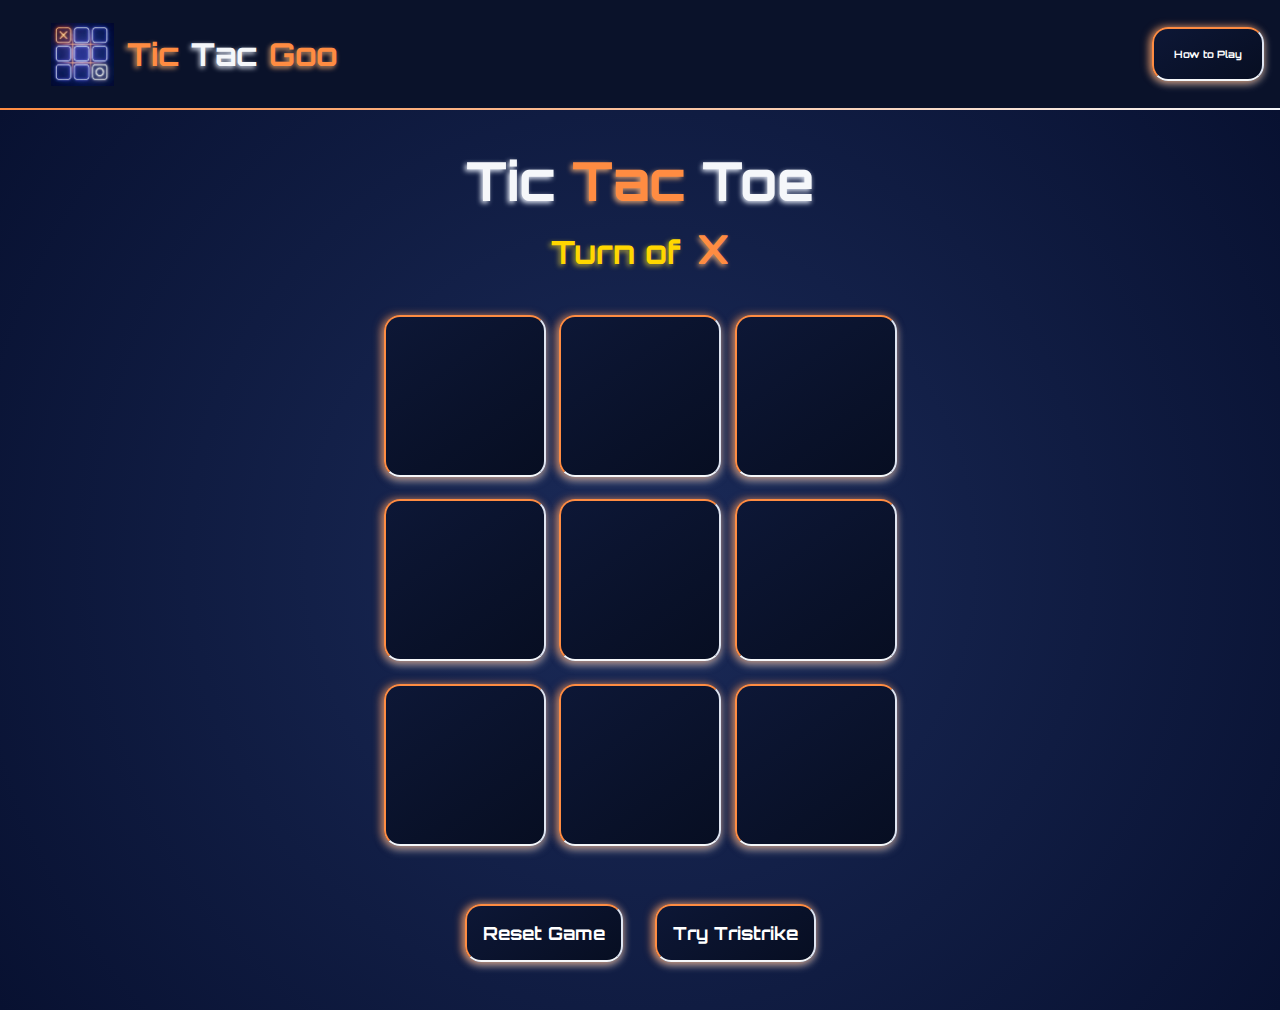
<file: index.html>
<!DOCTYPE html>
<html lang="en">
  <head>
    <meta charset="UTF-8" />
    <meta name="viewport" content="width=device-width, initial-scale=1.0" />
    <title>Tic Tac Toe</title>
    <link rel="stylesheet" href="intex-styles.css" />
  </head>
  <body>
    <header>
      <img class="logo" src="images/logo.png" alt="logo" />
      <h1 class="orange-h name">Tic</h1>
      <h1 class="white-h name">Tac</h1>
      <h1 class="orange-h name">Goo</h1>
      <h1 class="main-heading white-h starting-main-heading">Tic</h1>
      <h1 class="main-heading orange-h">Tac</h1>
      <h1 class="main-heading white-h">Toe</h1>
      <button
        id="htp-btn"
        onclick="window.location.href='intex-how-to-play.html'"
      >
        How to Play
      </button>
    </header>

    <main>
      <span>
        <h1 class="main-heading2 white-h">Tic</h1>
        <h1 class="main-heading2 orange-h">Tac</h1>
        <h1 class="main-heading2 white-h">Toe</h1>
      </span>
      <h1 class="turn">Turn of</h1>
      <h1 class="x-or-o">X</h1>

      <div class="container">
        <div class="game">
          <button class="box"></button>
          <button class="box"></button>
          <button class="box"></button>
          <button class="box"></button>
          <button class="box"></button>
          <button class="box"></button>
          <button class="box"></button>
          <button class="box"></button>
          <button class="box"></button>
        </div>
      </div>
      <div class="last-btn">
        <button class="last-btns" id="reset-btn">Reset Game</button>
        <button
          class="last-btns"
          onclick="window.location.href='tristrike.html'"
        >
          Try Tristrike
        </button>
      </div>
    </main>
    <script src="intex-js.js"></script>
  </body>
</html>
</file>
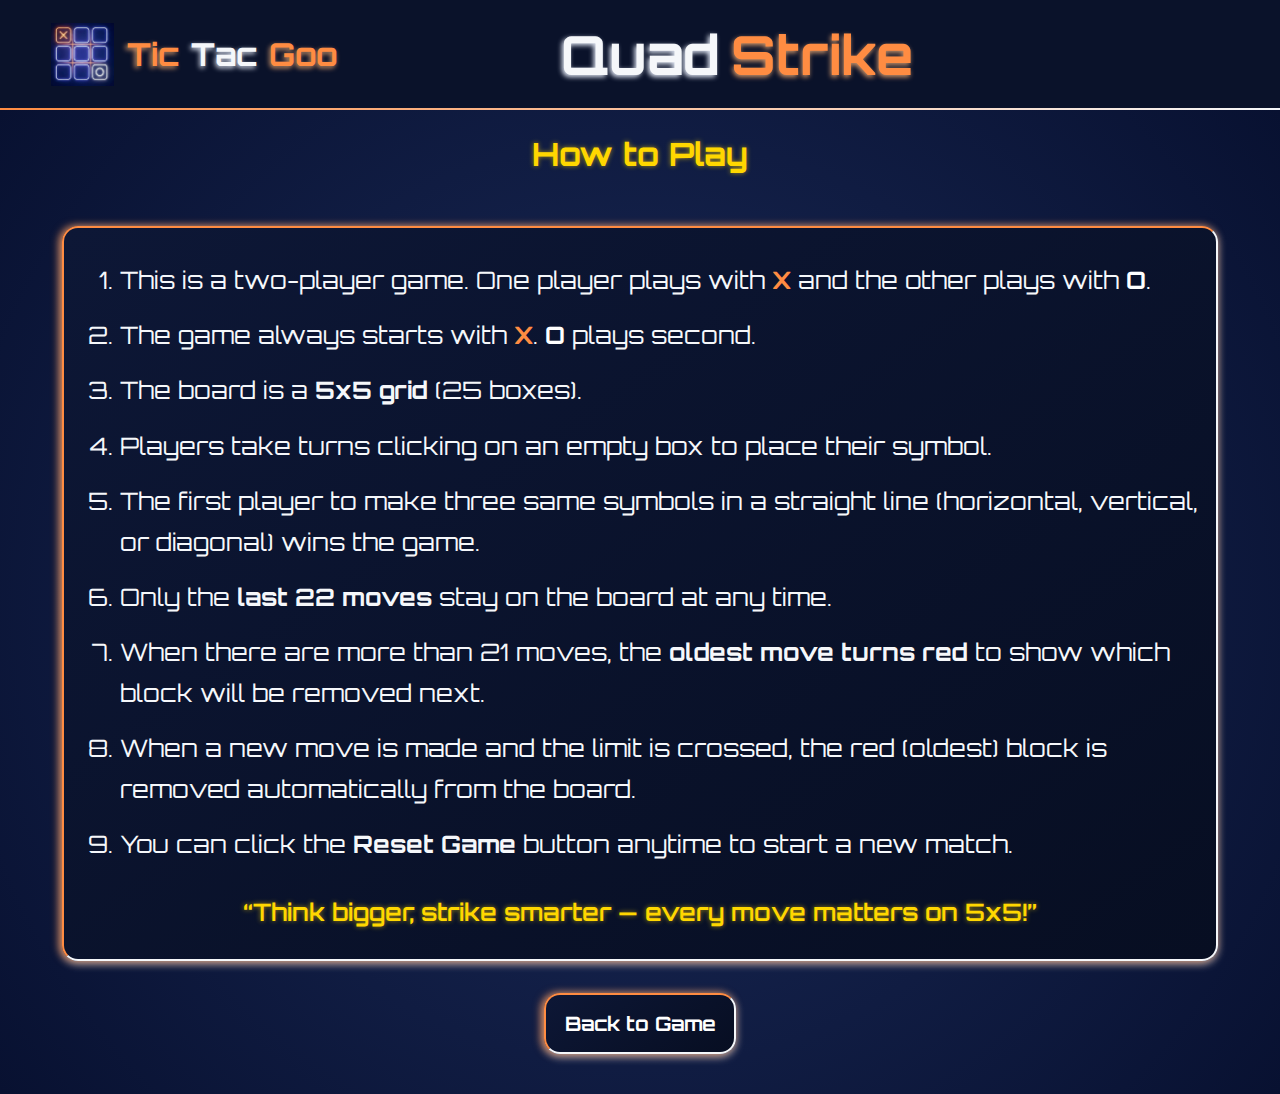
<file: tristrike-htp.html>
<!DOCTYPE html>
<html lang="en">
  <head>
    <meta charset="UTF-8" />
    <meta name="viewport" content="width=device-width, initial-scale=1.0" />
    <title>Tic Tac Toe</title>
    <link rel="stylesheet" href="tristrike-htp.css" />
  </head>
  <body>
    <header>
      <img class="logo" src="images/logo.png" alt="logo" />
      <h1 class="orange-h name">Tic</h1>
      <h1 class="white-h name">Tac</h1>
      <h1 class="orange-h name">Goo</h1>
      <h1 class="main-heading white-h starting-main-heading">Quad</h1>
      <h1 class="main-heading orange-h">Strike</h1>
    </header>

    <main>
      <h2 class="how-to-title">How to Play</h2>
      <div class="container">
        <ol class="how-to-list">
          <li>
            This is a two-player game. One player plays with
            <span class="x">X</span> and the other plays with
            <span class="o">O</span>.
          </li>

          <li>
            The game always starts with <span class="x">X</span>.
            <span class="o">O</span> plays second.
          </li>

          <li>The board is a <strong>5x5 grid</strong> (25 boxes).</li>

          <li>
            Players take turns clicking on an empty box to place their symbol.
          </li>

          <li>
            The first player to make three same symbols in a straight line
            (horizontal, vertical, or diagonal) wins the game.
          </li>

          <li>
            Only the <strong>last 22 moves</strong> stay on the board at any
            time.
          </li>

          <li>
            When there are more than 21 moves, the
            <strong>oldest move turns red</strong>
            to show which block will be removed next.
          </li>

          <li>
            When a new move is made and the limit is crossed, the red (oldest)
            block is removed automatically from the board.
          </li>

          <li>
            You can click the <strong>Reset Game</strong> button anytime to
            start a new match.
          </li>
        </ol>

        <p class="quote">
          <span
            >“Think bigger, strike smarter — every move matters on 5x5!”</span
          >
        </p>
      </div>

      <div class="back-btn-container">
        <button
          class="back-btn"
          onclick="window.location.href='tristrike.html'"
        >
          Back to Game
        </button>
      </div>
    </main>
  </body>
</html>
</file>
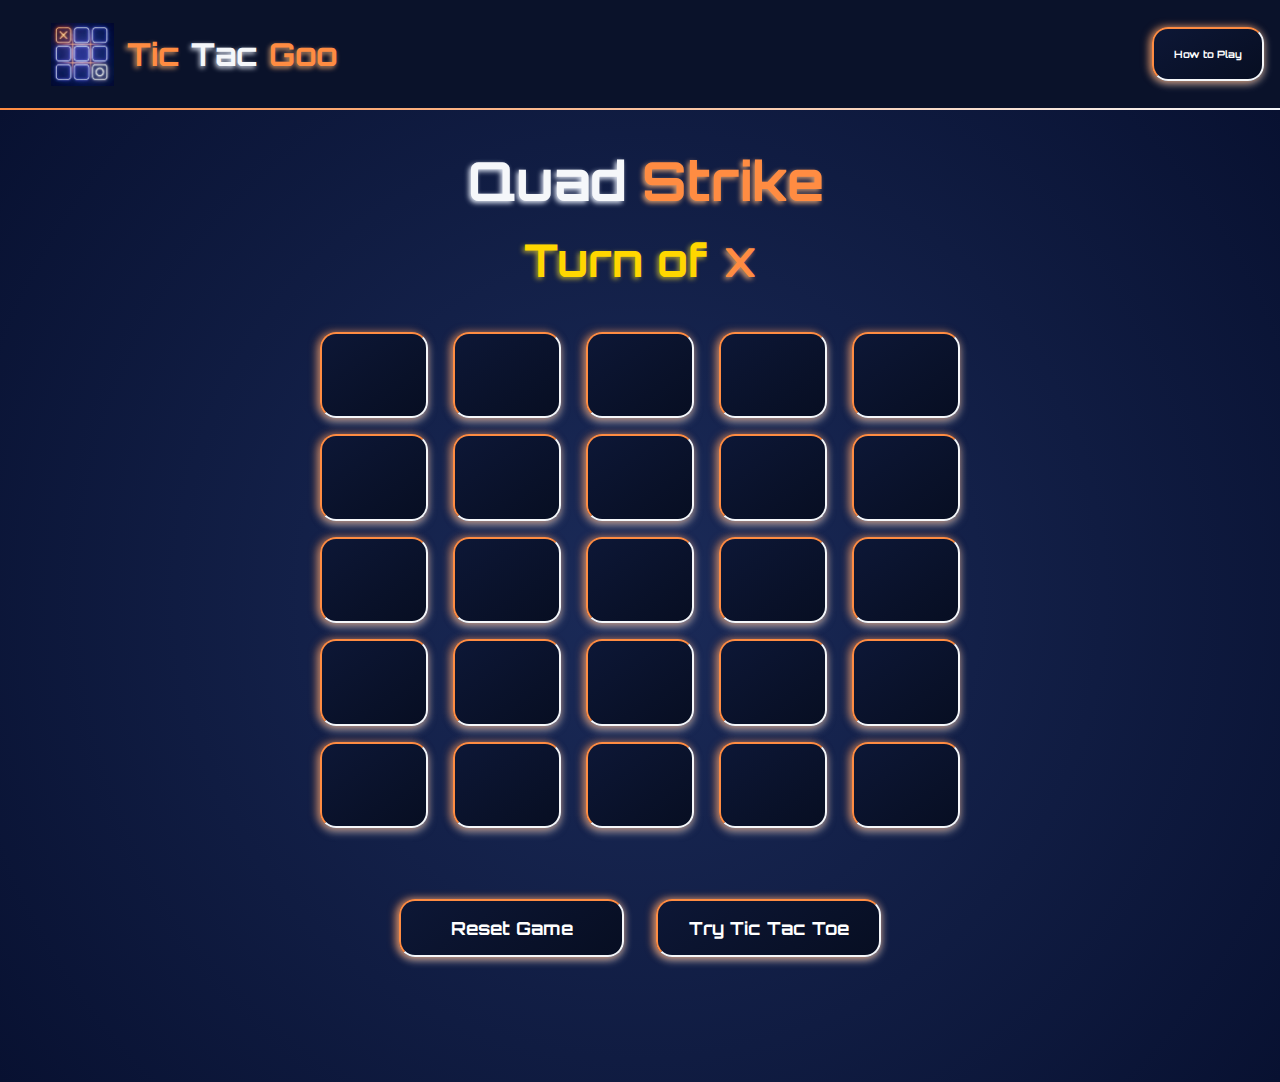
<file: tristrike.html>
<!DOCTYPE html>
<html lang="en">
  <head>
    <meta charset="UTF-8" />
    <meta name="viewport" content="width=device-width, initial-scale=1.0" />
    <title>Tic Tac Goo</title>
    <link rel="stylesheet" href="tristrike.css" />
  </head>
  <body>
    <header>
      <img class="logo" src="images/logo.png" alt="logo" />
      <h1 class="orange-h name">Tic</h1>
      <h1 class="white-h name">Tac</h1>
      <h1 class="orange-h name">Goo</h1>
      <h1 class="main-heading white-h starting-main-heading">Quad</h1>
      <h1 class="main-heading orange-h">Strike</h1>
      <button id="htp-btn" onclick="window.location.href='tristrike-htp.html'">
        How to Play
      </button>
    </header>

    <main>
      <span>
        <h1 class="main-heading2 white-h">Quad</h1>
        <h1 class="main-heading2 orange-h">Strike</h1>
      </span>
      <h1 class="turn">Turn of</h1>
      <h1 class="x-or-o">X</h1>

      <div class="container">
        <div class="game">
          <div class="row">
            <button class="box"></button>
            <button class="box"></button>
            <button class="box"></button>
            <button class="box"></button>
            <button class="box"></button>
          </div>
          <div class="row">
            <button class="box"></button>
            <button class="box"></button>
            <button class="box"></button>
            <button class="box"></button>
            <button class="box"></button>
          </div>
          <div class="row">
            <button class="box"></button>
            <button class="box"></button>
            <button class="box"></button>
            <button class="box"></button>
            <button class="box"></button>
          </div>
          <div class="row">
            <button class="box"></button>
            <button class="box"></button>
            <button class="box"></button>
            <button class="box"></button>
            <button class="box"></button>
          </div>
          <div class="row">
            <button class="box"></button>
            <button class="box"></button>
            <button class="box"></button>
            <button class="box"></button>
            <button class="box"></button>
          </div>
        </div>
      </div>
      <div class="last-btn">
        <button class="last-btns" id="reset-btn">Reset Game</button>
        <button class="last-btns" onclick="window.location.href='index.html'">
          Try Tic Tac Toe
        </button>
      </div>
    </main>

    <script src="tristrike.js"></script>
  </body>
</html>
</file>
<file: intex-styles.css>
@import url("https://fonts.googleapis.com/css2?family=Orbitron:wght@400;600;700&display=swap");

* {
  font-family: "Orbitron", sans-serif;
  margin: 0;
  padding: 0;
}

header {
  height: 12vh;
  background-color: #0a122a;
  display: flex;
  align-items: center;
  border-bottom: 2px solid transparent;

  border-image: linear-gradient(to right, #ff8c42, #f5f7fa);
  border-image-slice: 1;
  box-shadow: 0 3px 6px rgba(252, 244, 244, 0.24),
    0 3px 6px rgba(255, 138, 66, 0.226);
}

.logo {
  height: 7vmin;
  width: 7vmin;
  margin-left: 4%;
  margin-right: 1%;
}

.name {
  font-size: 3.5vmin;
}

.orange-h {
  color: #ff8c42;
  text-shadow: -0.1rem 0.1rem 5px rgba(255, 183, 122, 0.8);
}
.white-h {
  color: #f5f7fa;
  text-shadow: -0.1rem 0.1rem 5px #dfe5f2;
  margin-left: 0.7rem;
  margin-right: 0.7rem;
}

.main-heading {
  font-size: 6vmin;
}

.starting-main-heading {
  margin-left: 18.7%;
}

main {
  text-align: center;
  height: 100vh;
  background: radial-gradient(circle at center, #1b2b59, #081131);
}

span {
  display: block;
}

.main-heading2 {
  font-size: 6vmin;
  display: none;
}

.container {
  height: 70vh;
  display: flex;
  justify-content: center;
  align-items: center;
}

#htp-btn {
  padding: 1rem;
  min-height: 6vmin;
  margin-left: 26%;
  font-size: 1.5vmin;
  font-weight: bolder;
  background: linear-gradient(145deg, #0d1736, #070e22);
  border-top: 2px solid #ff8c42;
  border-bottom: 2px solid #f5f7fa;
  border-left: 2px solid #ff8c42;
  border-right: 2px solid #dfe5f2;
  color: #fff;
  border-radius: 1rem;
  box-shadow: -0.15rem 0 0.5rem rgba(255, 140, 66, 0.7),
    0 0.15rem 0.5rem rgba(245, 247, 250, 0.6);
  cursor: pointer;
  transition: transform 0.1s ease, box-shadow 0.15s ease,
    border-color 0.15s ease;
}

#htp-btn:hover {
  transform: translateY(-2px);
  background: #020f29;
  box-shadow: -0.35rem 0 0.65rem rgba(255, 140, 66, 0.7),
    0 0.35rem 0.65rem rgba(245, 247, 250, 0.6);
}

.turn {
  color: gold;
  padding-top: 2vh;
  display: inline-block;
  text-shadow: -0.1rem 0.1rem 5px rgba(248, 219, 52, 0.623);
}

.orange {
  color: #ff8c42;
  text-shadow: -0.1rem 0.1rem 5px rgba(255, 183, 122, 0.8);
}

.white {
  color: #f5f7fa;
  text-shadow: -0.1rem 0.1rem 5px #dfe5f2;
}

.red {
  color: rgb(232, 17, 17);
  text-shadow: -0.1rem 0.1rem 5px rgba(128, 10, 10, 0.551);
}

.x-or-o {
  font-size: 2.5rem;
  display: inline-block;
  margin-left: 1%;
}

.game {
  height: 60vmin;
  width: 60vmin;
  display: flex;
  flex-wrap: wrap;
  justify-content: center;
  align-items: center;
  gap: 1.5vmin;
  margin-top: 1vh;
}

.box {
  height: 18vmin;
  width: 18vmin;
  border-radius: 1rem;
  border: none;
  font-size: 8vmin;
  background: linear-gradient(145deg, #0d1736, #070e22);
  cursor: pointer;
  transition: transform 0.1s ease, box-shadow 0.15s ease,
    border-color 0.15s ease;
  border-top: 2px solid #ff8c42;
  border-bottom: 2px solid #f5f7fa;
  border-left: 2px solid #ff8c42;
  border-right: 2px solid #dfe5f2;
  box-shadow: -0.15rem 0 0.5rem rgba(255, 140, 66, 0.6),
    0 0.25rem 0.5rem rgba(245, 247, 250, 0.5);
}

.box:hover {
  transform: translateY(-2px);
}

.last-btns {
  padding: 1rem;
  font-size: 2vmin;
  font-weight: bolder;
  background: linear-gradient(145deg, #0d1736, #070e22);
  border-top: 2px solid #ff8c42;
  border-bottom: 2px solid #f5f7fa;
  border-left: 2px solid #ff8c42;
  border-right: 2px solid #dfe5f2;
  color: #fff;
  border-radius: 1rem;
  box-shadow: -0.15rem 0 0.5rem rgba(255, 140, 66, 0.7),
    0 0.15rem 0.5rem rgba(245, 247, 250, 0.6);
  cursor: pointer;
  transition: transform 0.1s ease, box-shadow 0.15s ease,
    border-color 0.15s ease;
}

.last-btns:hover {
  transform: translateY(-2px);
  background: #020f29;
  box-shadow: -0.35rem 0 0.65rem rgba(255, 140, 66, 0.7),
    0 0.35rem 0.65rem rgba(245, 247, 250, 0.6);
}

.last-btn {
  display: flex;
  gap: 2rem;
  justify-content: center;
  margin-top: 1vh;
}

.x {
  color: #ff8c42;
  text-shadow: -0.1rem 0.1rem 5px rgba(255, 183, 122, 0.8);
}

.o {
  color: #f5f7fa;
  text-shadow: -0.1rem 0.1rem 5px #dfe5f2;
}

@media (max-width: 1400px) {
  .main-heading {
    display: none;
  }

  #htp-btn {
    width: 7rem;
    height: 3rem;
    font-size: 10px;
    margin-left: auto;
    margin-right: 1rem;
  }

  .main-heading2 {
    display: inline-block;
    margin-top: 4vh;
  }

  .container {
    height: auto;
    margin-top: 3vh;
    align-items: center;
  }

  .last-btn {
    margin-top: 6vh;
  }
}
</file>
<file: tristrike-htp.css>
@import url("https://fonts.googleapis.com/css2?family=Orbitron:wght@400;600;700&display=swap");

* {
  font-family: "Orbitron", sans-serif;
  margin: 0;
  padding: 0;
}

header {
  height: 12vh;
  background-color: #0a122a;
  display: flex;
  align-items: center;
  border-bottom: 2px solid transparent;
  border-image: linear-gradient(to right, #ff8c42, #f5f7fa);
  border-image-slice: 1;
  box-shadow: 0 3px 6px rgba(252, 244, 244, 0.24),
    0 3px 6px rgba(255, 138, 66, 0.226);
}

.logo {
  height: 7vmin;
  width: 7vmin;
  margin-left: 4%;
  margin-right: 1%;
}

.name {
  font-size: 3.5vmin;
}

.orange-h {
  color: #ff8c42;
  text-shadow: -0.1rem 0.1rem 5px rgba(255, 183, 122, 0.8);
}
.white-h {
  color: #f5f7fa;
  text-shadow: -0.1rem 0.1rem 5px #dfe5f2;
  margin-left: 0.7rem;
  margin-right: 0.7rem;
}

.main-heading {
  font-size: 6vmin;
}

.starting-main-heading {
  margin-left: 17.4%;
}

main {
  text-align: center;
  min-height: 100vh;
  display: flex;
  flex-direction: column;
  align-items: center;
  background: radial-gradient(circle at center, #1b2b59, #081131);
}

.container {
  height: auto;
  margin-bottom: 2rem;
  width: 90%;
  background: linear-gradient(145deg, #0d1736, #070e22);
  margin-top: 4vh;
  border-top: 2px solid #ff8c42;
  border-bottom: 2px solid #f5f7fa;
  border-left: 2px solid #ff8c42;
  border-right: 2px solid #f5f7fa;
  border-radius: 1rem;
  box-shadow: -0.15rem 0 0.5rem rgba(255, 140, 66, 0.7),
    0 0.15rem 0.5rem rgba(245, 247, 250, 0.6);
}

.how-to-list {
  color: #f5f7fa;
  font-size: 1.5rem;
  line-height: 1.7;
  padding-left: 1.5rem;
  text-align: left;
  margin-left: 2rem;
  margin-top: 2rem;
}

.how-to-list li {
  margin-bottom: 0.9rem;
}

.x {
  color: #ff8c42;
  font-weight: bold;
}

.o {
  color: #ffffff;
  font-weight: bold;
}

.quote {
  text-align: center;
  color: gold;
  margin-bottom: 2rem;
  font-size: 1.5rem;
  margin-top: 2rem;
  font-weight: 600;
  text-shadow: 0 0 5px rgba(255, 215, 0, 0.6);
}

.back-btn-container {
  display: flex;
  justify-content: center;
  margin-bottom: 2.5rem;
}

.back-btn {
  font-size: 2.2vmin;
  font-weight: bolder;
  padding: 1rem;
  background: linear-gradient(145deg, #0d1736, #070e22);
  border-top: 2px solid #ff8c42;
  border-bottom: 2px solid #f5f7fa;
  border-left: 2px solid #ff8c42;
  border-right: 2px solid #f5f7fa;
  color: #fff;
  width: 12rem;
  border-radius: 1rem;
  box-shadow: -0.15rem 0 0.5rem rgba(255, 140, 66, 0.7),
    0 0.15rem 0.5rem rgba(245, 247, 250, 0.6);
  cursor: pointer;
  transition: transform 0.1s ease, box-shadow 0.15s ease,
    border-color 0.15s ease;
}

.back-btn:hover {
  transform: translateY(-2px);
  background: #020f29;
  box-shadow: -0.35rem 0 0.65rem rgba(255, 140, 66, 0.7),
    0 0.35rem 0.65rem rgba(245, 247, 250, 0.6);
}

.how-to-title {
  text-align: center;
  color: gold;
  font-size: 2rem;
  margin-top: 1.5rem;
  margin-bottom: 1rem;
  font-weight: bold;
  text-shadow: 0 0 5px rgba(255, 215, 0, 0.6);
}
</file>
<file: tristrike.css>
@import url("https://fonts.googleapis.com/css2?family=Orbitron:wght@400;600;700&display=swap");

* {
  font-family: "Orbitron", sans-serif;
  margin: 0;
  padding: 0;
}

span {
  display: block;
}

header {
  height: 12vh;
  background-color: #0a122a;
  display: flex;
  align-items: center;
  border-bottom: 2px solid transparent;

  border-image: linear-gradient(to right, #ff8c42, #f5f7fa);
  border-image-slice: 1;
  box-shadow: 0 3px 6px rgba(252, 244, 244, 0.24),
    0 3px 6px rgba(255, 138, 66, 0.226);
}

.logo {
  height: 7vmin;
  width: 7vmin;
  margin-left: 4%;
  margin-right: 1%;
}

.name {
  font-size: 3.5vmin;
}

.orange-h {
  color: #ff8c42;
  text-shadow: -0.1rem 0.1rem 5px rgba(255, 183, 122, 0.8);
}
.white-h {
  color: #f5f7fa;
  text-shadow: -0.1rem 0.1rem 5px #dfe5f2;
  margin-left: 0.7rem;
  margin-right: 0.7rem;
}

.main-heading {
  font-size: 6vmin;
}

.starting-main-heading {
  margin-left: 17.4%;
}

main {
  text-align: center;
  min-height: 100vh;
  padding-bottom: 8vh;
  background: radial-gradient(circle at center, #1b2b59, #081131);
}

.main-heading2 {
  font-size: 6vmin;
  display: none;
  margin-top: 0;
}

.container {
  height: 65vh;
  display: flex;
  justify-content: center;
  align-items: center;
}

#htp-btn {
  padding: 1rem;
  min-height: 6vmin;
  margin-left: 28.75%;
  font-size: 1.5vmin;
  font-weight: bolder;
  background: linear-gradient(145deg, #0d1736, #070e22);
  border-top: 2px solid #ff8c42;
  border-bottom: 2px solid #f5f7fa;
  border-left: 2px solid #ff8c42;
  border-right: 2px solid #f5f7fa;
  color: #fff;
  border-radius: 1rem;
  box-shadow: -0.15rem 0 0.5rem rgba(255, 140, 66, 0.7),
    0 0.15rem 0.5rem rgba(245, 247, 250, 0.6);
  cursor: pointer;
  transition: transform 0.1s ease, box-shadow 0.15s ease,
    border-color 0.15s ease;
}

#htp-btn:hover {
  transform: translateY(-2px);
  background: #020f29;
  box-shadow: -0.35rem 0 0.65rem rgba(255, 140, 66, 0.7),
    0 0.35rem 0.65rem rgba(245, 247, 250, 0.6);
}

.turn {
  color: gold;
  font-size: 5vmin;
  padding-top: 2vh;
  display: inline-block;
  text-shadow: -0.1rem 0.1rem 5px rgba(248, 219, 52, 0.623);
}

.orange {
  color: #ff8c42;
  text-shadow: -0.1rem 0.1rem 5px rgba(255, 183, 122, 0.8);
}

.white {
  color: #f5f7fa;
  text-shadow: -0.1rem 0.1rem 5px #dfe5f2;
}

.red {
  color: rgb(232, 17, 17);
  text-shadow: -0.1rem 0.1rem 5px rgba(128, 10, 10, 0.551);
}

.x-or-o {
  font-size: 2.5rem;
  display: inline-block;
  margin-left: 1%;
}

.game {
  height: auto;
  width: auto;
  display: flex;
  flex-wrap: wrap;
  justify-content: center;
  align-items: center;
  gap: 0;
  flex-direction: column;
  margin-top: 1vh;
}

.row {
  display: flex;
  justify-content: center;
  gap: 1vmin;
  margin: 0px;
}

.box {
  height: 9.6vmin;
  width: 12vmin;
  border-radius: 1rem;
  margin: 0.5rem;
  border: none;
  font-size: 6vmin;
  background: linear-gradient(145deg, #0d1736, #070e22);
  cursor: pointer;
  transition: transform 0.1s ease, box-shadow 0.15s ease,
    border-color 0.15s ease;
  border-top: 2px solid #ff8c42;
  border-bottom: 2px solid #f5f7fa;
  border-left: 2px solid #ff8c42;
  border-right: 2px solid #f5f7fa;
  box-shadow: -0.15rem 0 0.5rem rgba(255, 140, 66, 0.6),
    0 0.25rem 0.5rem rgba(245, 247, 250, 0.5);
}

.box:hover {
  transform: translateY(-2px);
}

.last-btns {
  padding: 1rem;
  margin-top: 1vh;
  width: 25vmin;
  font-size: 2vmin;
  font-weight: bolder;
  background: linear-gradient(145deg, #0d1736, #070e22);
  border-top: 2px solid #ff8c42;
  border-bottom: 2px solid #f5f7fa;
  border-left: 2px solid #ff8c42;
  border-right: 2px solid #f5f7fa;
  color: #fff;
  border-radius: 1rem;
  box-shadow: -0.15rem 0 0.5rem rgba(255, 140, 66, 0.7),
    0 0.15rem 0.5rem rgba(245, 247, 250, 0.6);
  cursor: pointer;
  transition: transform 0.1s ease, box-shadow 0.15s ease,
    border-color 0.15s ease;
}

.last-btns:hover {
  transform: translateY(-2px);
  background: #020f29;
  box-shadow: -0.35rem 0 0.65rem rgba(255, 140, 66, 0.7),
    0 0.35rem 0.65rem rgba(245, 247, 250, 0.6);
}

.last-btn {
  display: flex;
  gap: 2rem;
  justify-content: center;
  margin-top: 1vh;
}

.x {
  color: #ff8c42;
  text-shadow: -0.1rem 0.1rem 5px rgba(255, 183, 122, 0.8);
}

.o {
  color: #f5f7fa;
  text-shadow: -0.1rem 0.1rem 5px #dfe5f2;
}

@media (max-width: 1400px) {
  .main-heading {
    display: none;
  }

  #htp-btn {
    width: 7rem;
    height: 3rem;
    font-size: 10px;
    margin-left: auto;
    margin-right: 1rem;
  }

  .main-heading2 {
    display: inline-block;
    margin-top: 4vh;
  }

  .container {
    height: auto;
    margin-top: 3vh;
    align-items: center;
  }

  .last-btn {
    margin-top: 6vh;
  }
}
</file>
